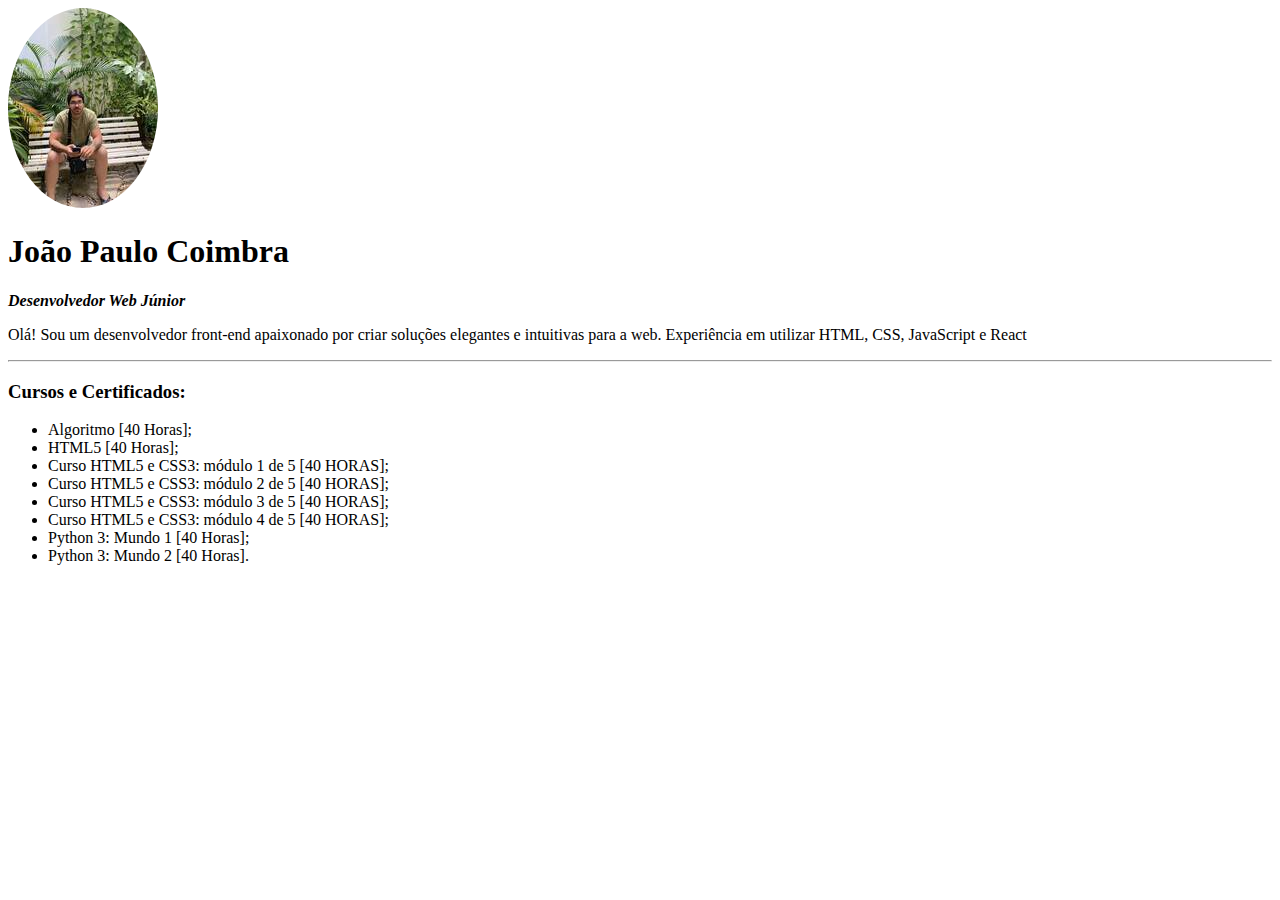
<file: aula016/index.html>
<!DOCTYPE html>
<html lang="en">
<head>
    <meta charset="UTF-8">
    <meta http-equiv="X-UA-Compatible" content="IE=edge">
    <meta name="viewport" content="width=device-width, initial-scale=1.0">
    <title>Joao's Personal WebSite 👌</title>
    <style>
        div>img{
            border-radius: 50%;
        }
    </style>
</head>
<body>
    <div><img src="imgs/WhatsApp Image 2022-12-07 at 12.50.56.jpeg" alt=""></div>
    <h1>João Paulo Coimbra</h1>
    <em>
        <p><strong>Desenvolvedor Web Júnior</strong></p>
    </em>
    <p>Olá! Sou um desenvolvedor front-end apaixonado por criar soluções elegantes e intuitivas para a web. Experiência em utilizar HTML, CSS, JavaScript e React</p>
    <hr>
    <h3>Cursos e Certificados:</h3>
    <ul>
        <li>Algoritmo [40 Horas];</li>
        <li>HTML5 [40 Horas];</li>
        <li>Curso HTML5 e CSS3: módulo 1 de 5 [40 HORAS];</li>
        <li>Curso HTML5 e CSS3: módulo 2 de 5 [40 HORAS];</li>
        <li>Curso HTML5 e CSS3: módulo 3 de 5 [40 HORAS];</li>
        <li>Curso HTML5 e CSS3: módulo 4 de 5 [40 HORAS];</li>
        <li>Python 3: Mundo 1 [40 Horas];</li>
        <li>Python 3: Mundo 2 [40 Horas].</li>
    </ul>
    <a href=""></a>
</body>
</html>
</file>
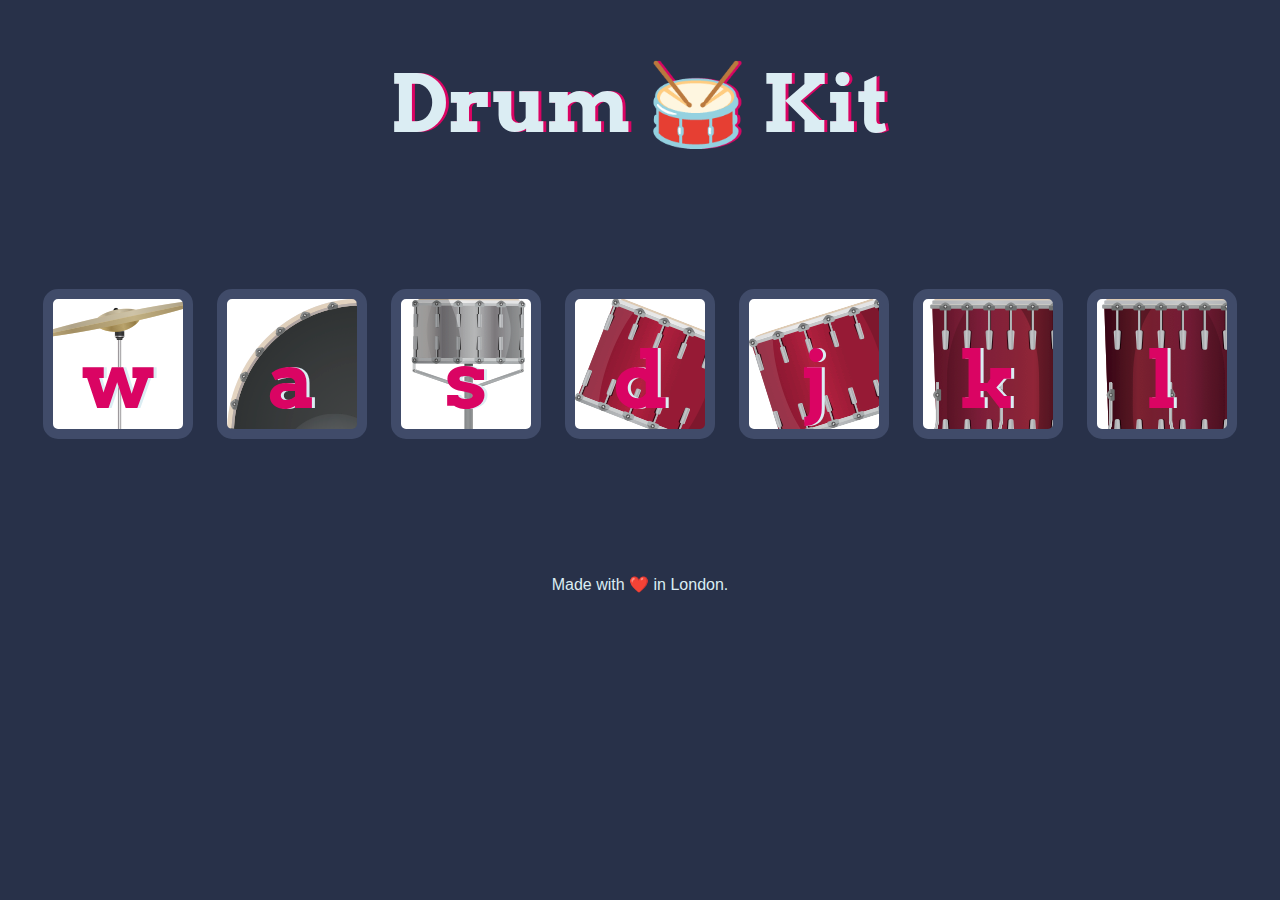
<file: Drum Kit Starting Files/index.html>
<!DOCTYPE html>
<html lang="en" dir="ltr">

<head>
  <meta charset="utf-8">
  <title>Drum Kit</title>
  <link rel="stylesheet" href="styles.css">
  <link href="https://fonts.googleapis.com/css?family=Arvo" rel="stylesheet">
</head>

<body>

  <h1 id="title">Drum 🥁 Kit</h1>
  <div class="set">
    <button class="w drum">w</button>
    <button class="a drum">a</button>
    <button class="s drum">s</button>
    <button class="d drum">d</button>
    <button class="j drum">j</button>
    <button class="k drum">k</button>
    <button class="l drum">l</button>
  </div>


  <footer>
    Made with ❤️ in London.
  </footer>
</body>

<script src="index.js"></script>

</html>
</file>
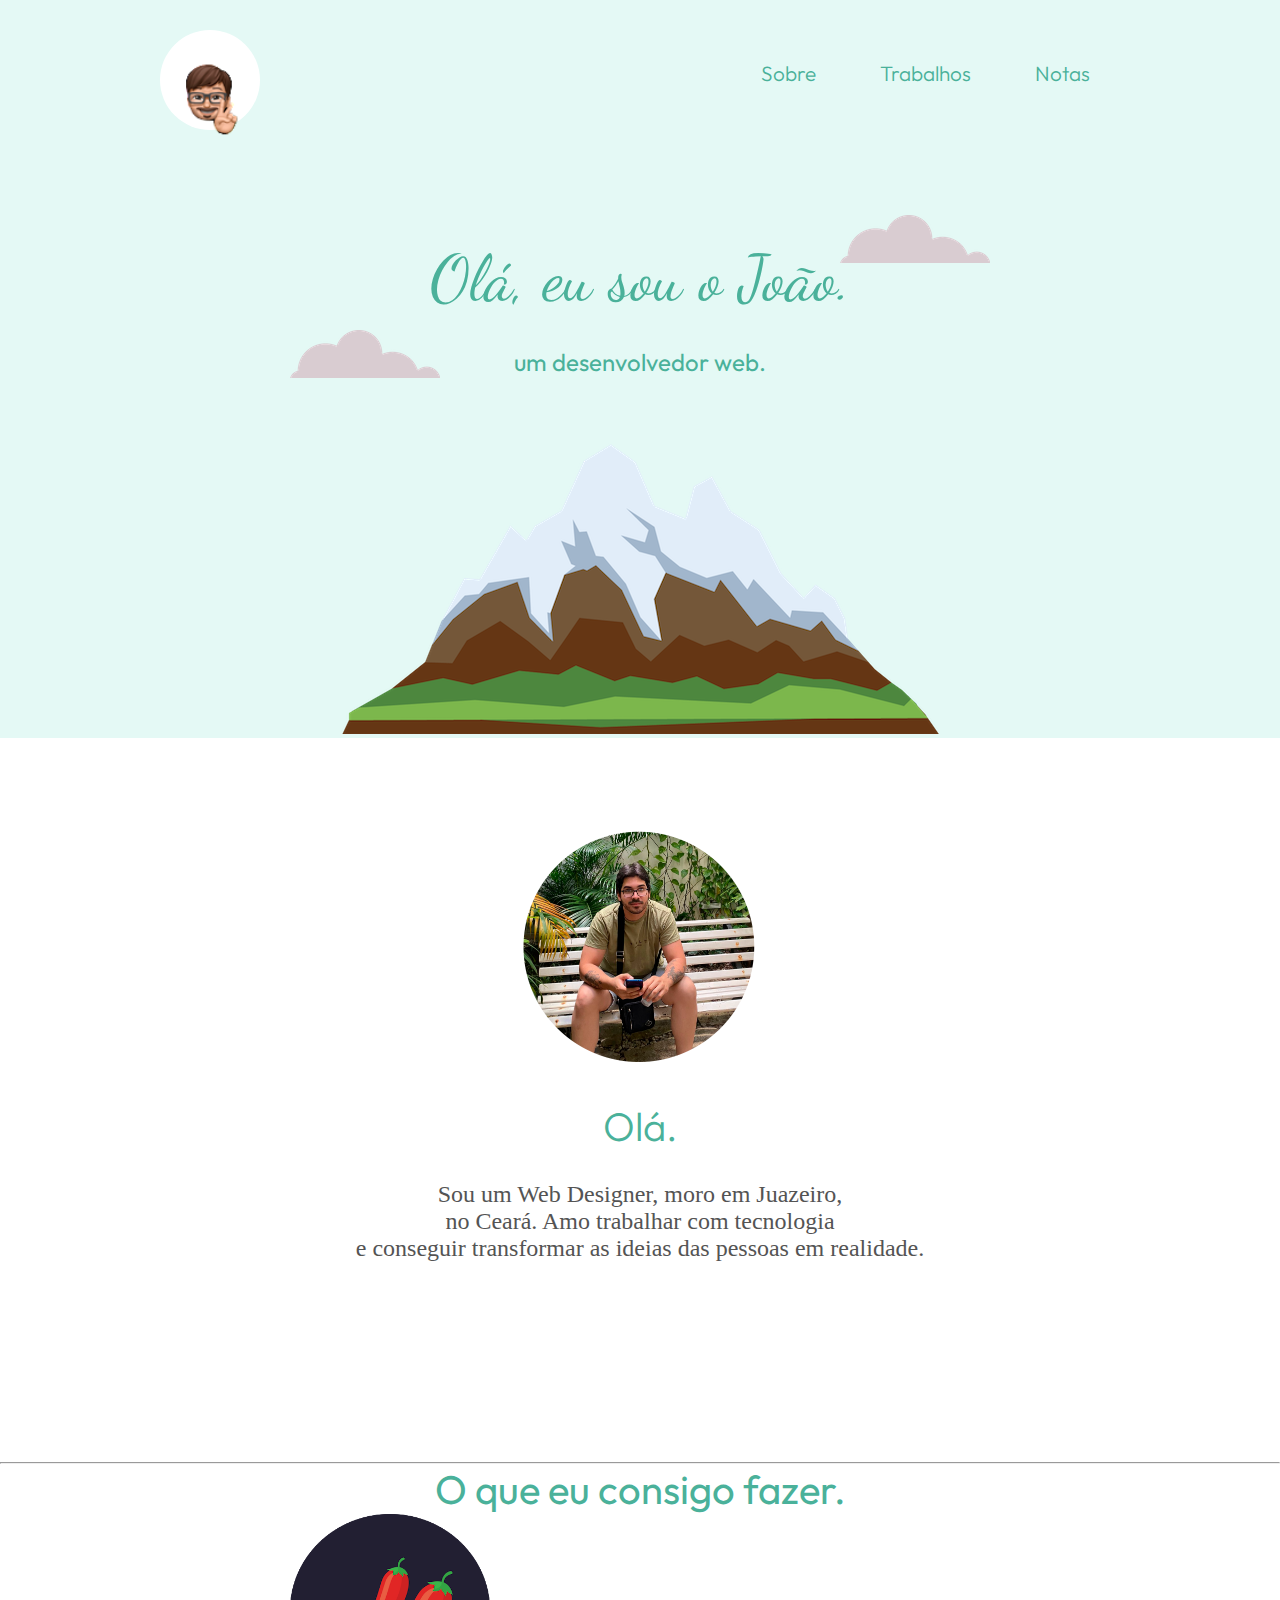
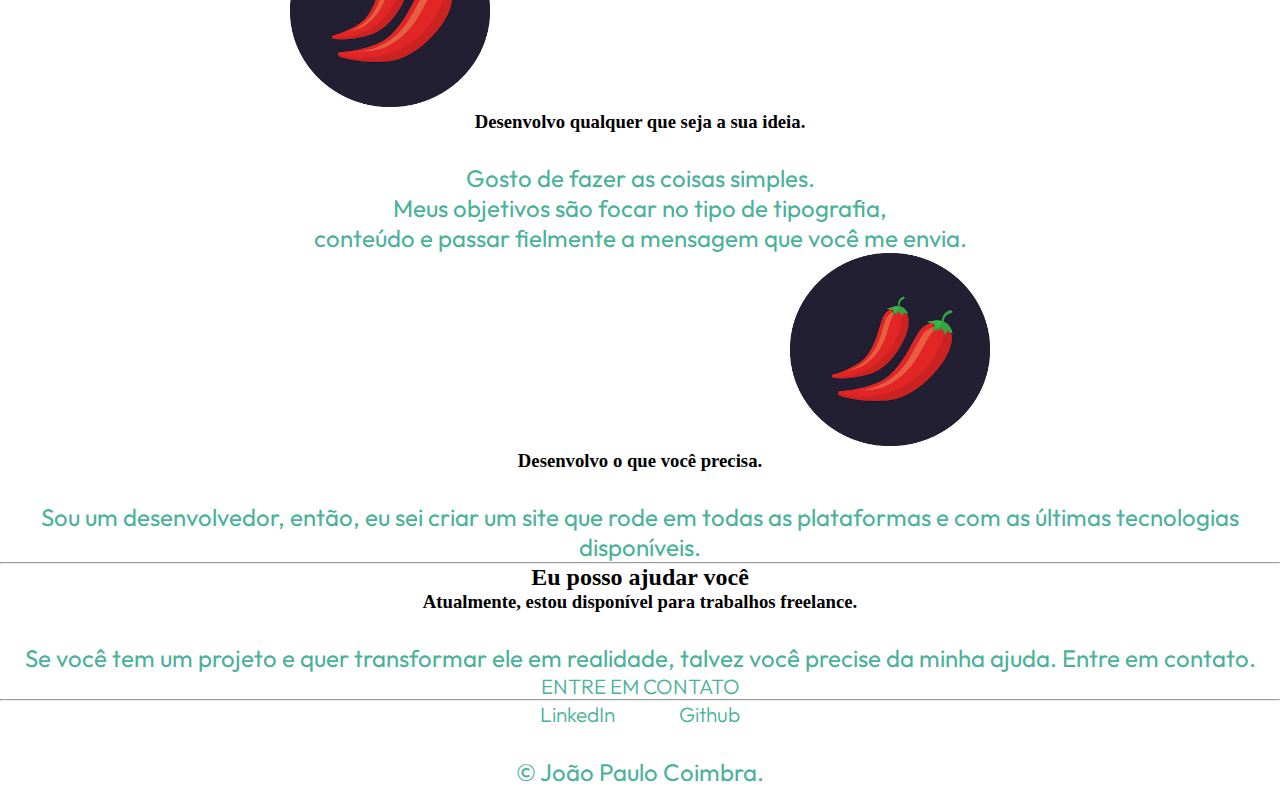
<file: CSS-My Site/index2.html>
<!DOCTYPE html>
<html lang="pt-br">
<head>
    <link rel="shortcut icon" href="imgs/favicon.ico" type="image/x-icon">
    <meta charset="UTF-8">
    <meta http-equiv="X-UA-Compatible" content="IE=edge">
    <meta name="viewport" content="width=device-width, initial-scale=1.0">
    <title>João Paulo, um Desenvolvedor Web.</title>
    <link rel="stylesheet" href="style-index2.css">
    <link rel="preconnect" href="https://fonts.googleapis.com"><link rel="preconnect" href="https://fonts.gstatic.com" crossorigin><link href="https://fonts.googleapis.com/css2?family=Dancing+Script:wght@400;500&family=Outfit:wght@100;200;300;400&family=Patrick+Hand&family=Roboto+Slab:wght@100;200;300&family=Yantramanav:wght@100;300&display=swap" rel="stylesheet">
</head>
<body>
    <div class="menu">
        <header>
            <div class="white-circle">
                <img class="imgheader" src="imgs/header.png" alt="header-img">
            </div>
            <nav>
                <a href="#">Sobre</a>
                <a href="#">Trabalhos</a>
                <a href="#">Notas</a>
            </nav>
        </header>
    </div>
    <div class="top-container">
        <img class="top-cloud" src="imgs/cloud.png" alt="Nuvem de Cima">
        <h1>Olá, eu sou o João.</h1>
        <p>um desenvolvedor web.</p>
        <img class="bottom-cloud" src="imgs/cloud.png" alt="Nuvem de Cima">
        <img src="imgs/mountain.png" alt="">
    </div>

    <div class="mid-container">
        <div class="profile">
          <img src="imgs/pefil.png" alt="Foto Perfil">
          <h2>Olá.</h2>
          <p>Sou um Web Designer, moro em Juazeiro, <br> no Ceará. Amo trabalhar com tecnologia <br> e conseguir transformar as ideias das pessoas em realidade.</p>
        </div>
        <hr>
        <div class="skills">
          <h2>O que eu consigo fazer.</h2>
          <div class="skill-row-right">
            <img class="skill1" src="imgs/chillies.png" alt="">
            <h3>Desenvolvo qualquer que seja a sua ideia.</h3>
            <p>Gosto de fazer as coisas simples. <br> Meus objetivos são focar no tipo de tipografia, <br> conteúdo e passar fielmente a mensagem que você me envia.</p>
          </div>         
          <div class="skill-row-left">
            <img class="skill2" src="imgs/chillies.png" alt="">
            <h3>Desenvolvo o que você precisa.</h3>
            <p>Sou um desenvolvedor, então, eu sei criar um site que rode em todas as plataformas e com as últimas tecnologias disponíveis.</p>
          </div>
        </div>
        <hr>
        <div class="contact-me">
          <h2>Eu posso ajudar você</h2>
          <h3>Atualmente, estou disponível para trabalhos freelance.</h3>
          <p>Se você tem um projeto e quer transformar ele em realidade, talvez você precise da minha ajuda. Entre em contato.</p>
          <a class="btn" href="mailto:joaopaulocoimbra2013@gmail.com">ENTRE EM CONTATO</a>
        </div>
      </div>
      <hr>
      <div class="bottom-container">
        <a class="footer-link" href="https://www.linkedin.com/in/jo%C3%A3o-paulo-coimbra-95722122b/">LinkedIn</a>
        <a class="footer-link" href="https://twitter.com/joao_coimbr>Twitter</a>
        <a class="footer-link" href="https://github.com/joaopaulo-web">Github</a>
        <p>© João Paulo Coimbra.</p>
      </div>
    </div>
</body>
</html>
</file>
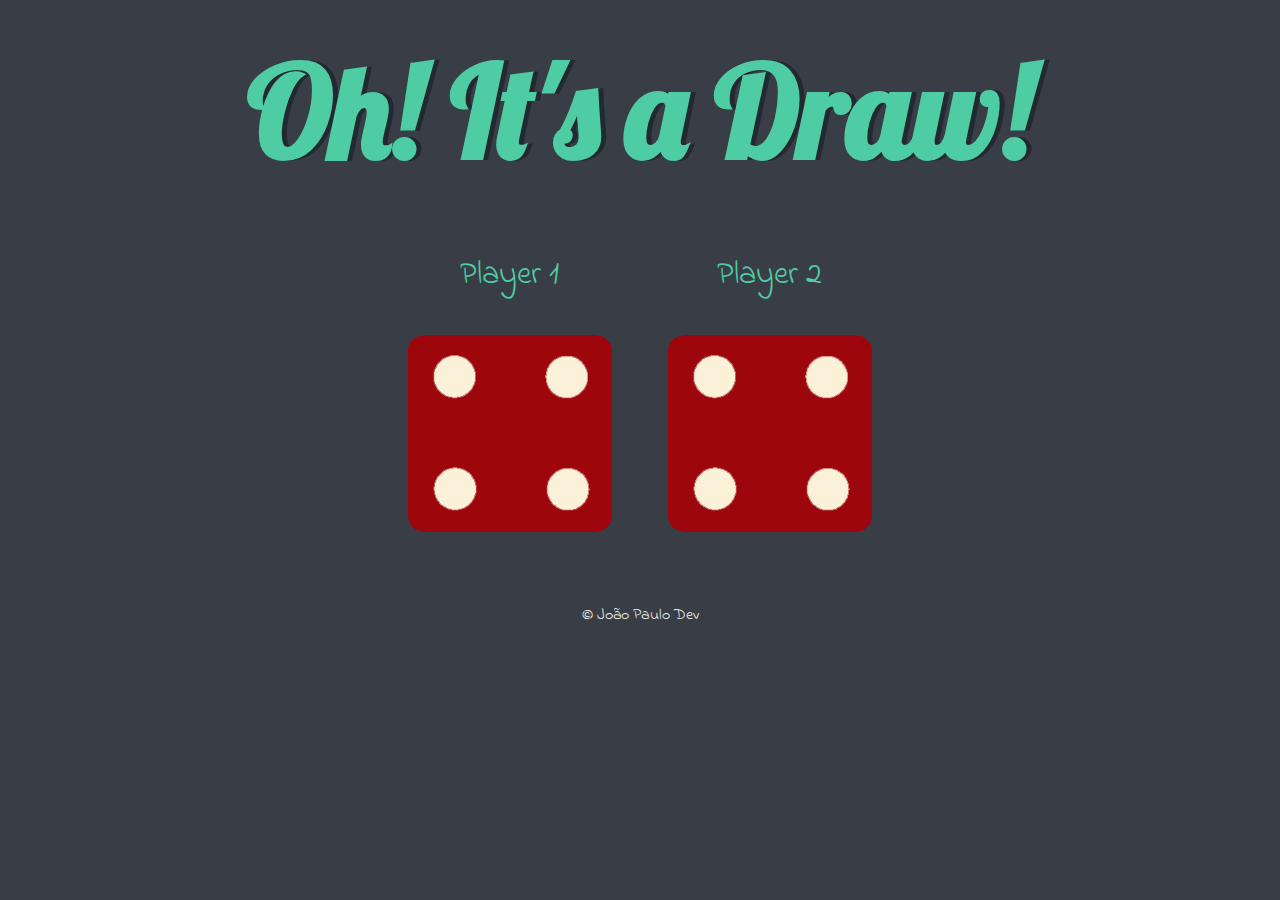
<file: Dicee Challenge - Starting Files/dicee.html>
<!DOCTYPE html>
<html lang="en" dir="ltr">
  <head>
    <meta charset="utf-8">
    <title>Dicee</title>
    <link rel="stylesheet" href="styles.css">
    <link href="https://fonts.googleapis.com/css?family=Indie+Flower|Lobster" rel="stylesheet">

  </head>
  <body"> 

    <div class="container">
      <h1>Refresh Me</h1>

      <div class="dice">
        <p>Player 1</p>
        <img class="img1" src="images/dice6.png">
      </div>

      <div class="dice">
        <p>Player 2</p>
        <img class="img2" src="images/dice6.png">
      </div>

    </div>


  </body>

  <footer>
    © João Paulo Dev
  </footer>
  <script src="index2.js"></script>
</html>
</file>
<file: Drum Kit Starting Files/styles.css>
body {
  text-align: center;
  background-color: #283149;
}

h1 {
  font-size: 5rem;
  color: #DBEDF3;
  font-family: "Arvo", cursive;
  text-shadow: 3px 0 #DA0463;

}

footer {
  color: #DBEDF3;
  font-family: sans-serif;
}

.w {
  background: url(images/crash.png);
  background-position: center top;
}

.a {
  background: url(images/kick.png);
}

.s {
  background: url(images/snare.png);
}

.d {
  background: url(images/tom1.png);
}

.j {
  background: url(images/tom2.png);
}

.k {
  background: url(images/tom3.png);
}

.l {
  background: url(images/tom4.png);
}

.set {
  margin: 10% auto;
}

.game-over {
  background-color: red;
  opacity: 0.8;
}

.pressed {
  box-shadow: 0 3px 4px 0 #DBEDF3;
  opacity: 0.5;
}

.red {
  color: red;
}

.drum {
  outline: none;
  border: 10px solid #404B69;
  font-size: 5rem;
  font-family: 'Arvo', cursive;
  line-height: 2;
  font-weight: 900;
  color: #DA0463;
  text-shadow: 3px 0 #DBEDF3;
  border-radius: 15px;
  display: inline-block;
  width: 150px;
  height: 150px;
  text-align: center;
  margin: 10px;
  background-color: white;
}
</file>
<file: CSS-My Site/style-index2.css>
*{
    padding: 0px;
    margin: 0px;
}
body{
    text-align: center
}
.menu{
    background-color: #e4f9f5;
    position: relative;
    height: 140px;
}
.imgheader{
    width: 80px;
    top: 30px;
    left: 0px;
    position: relative;
}
.white-circle{
    border-radius: 50%;
    position: absolute;
    top: 30px;
    left: 160px;
    height: 100px;
    width: 100px;
    background-color: white;
}
nav{
    position: absolute;
    top: 60px;
    right: 160px;
}
a{
    font-family: 'Outfit', sans-serif;
    font-size: 1.3em;
    font-weight: 300;
    color: #4AB19A;
    text-decoration: none;
    margin: 30px;
}
a:hover{
    color: #21564B;
    transition: .3s;
}
.top-container{
    position: relative;
    background-color: #e4f9f5;
}
.top-cloud{
    position: absolute;
    top: 75px;
    right: 290px;
}
.bottom-cloud{
    position: absolute;
    top: 190px;
    left: 290px;
}
div> h1{
    font-weight: normal;
    color: #4AB19A;
    font-size: 4em;
    font-family: 'Dancing Script', cursive;
    padding-top: 100px;
}
div > p{
    color: #4AB19A;
    font-size: 1.5em;
    font-family: 'Outfit', sans-serif;
    padding-top: 30px;
}
.profile > img{
    padding-top: 90px;
    padding-bottom: 30px;
    width: 240px;
}
.profile{
    padding-bottom: 200px;
}
.profile > h2{
    font-weight: 300;
    font-size: 2.5em;
    font-family: 'Outfit', sans-serif;
    color: #4AB19A;
}
.profile > p{
    font-family: serif;
    color: #545454;
}
.skills{
    position: relative;
}
.skills > h2{
    font-weight: 400;
    font-size: 2.5em;
    font-family: 'Outfit', sans-serif;
    color: #4AB19A;
}

.skill-row-right > .skill1{
    padding-right: 500px;
    width: 200px;
}
.skill-row-left > .skill2{
    padding-left: 500px;
    width: 200px;
}
</file>
<file: Dicee Challenge - Starting Files/styles.css>
.container {
  width: 70%;
  margin: auto;
  text-align: center;
}

.dice {
  text-align: center;
  display: inline-block;

}

body {
  background-color: #393E46;
}

h1 {
  margin: 30px;
  font-family: 'Lobster', cursive;
  text-shadow: 5px 0 #232931;
  font-size: 8rem;
  color: #4ECCA3;
}

p {
  font-size: 2rem;
  color: #4ECCA3;
  font-family: 'Indie Flower', cursive;
}

img {
  width: 80%;
}

footer {
  margin-top: 5%;
  color: #EEEEEE;
  text-align: center;
  font-family: 'Indie Flower', cursive;

}
</file>
